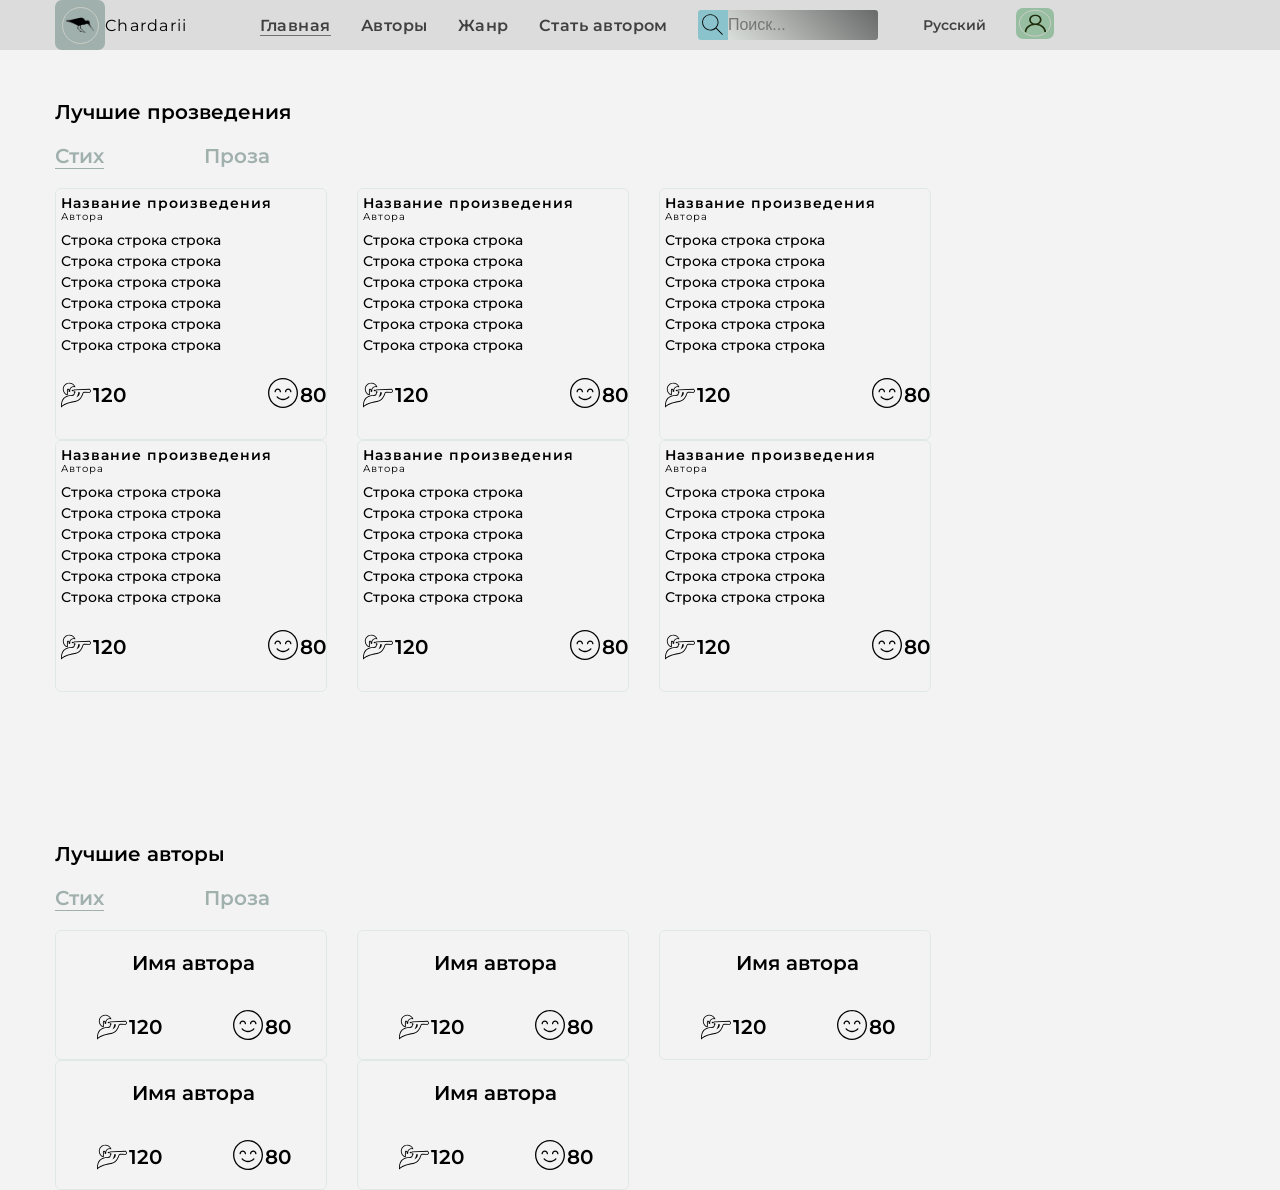
<file: index.html>
<!DOCTYPE html>
<html lang="en">

<head>
    <meta charset="UTF-8">
    <meta name="viewport" content="width=device-width, initial-scale=1.0">
    <title>Chardarii</title>
    <link rel="preconnect" href="https://fonts.gstatic.com">
    <link href="https://fonts.googleapis.com/css2?family=Montserrat:wght@300;400&family=Open+Sans&display=swap" rel="stylesheet">
    <!-- styles -->
    <link rel="stylesheet" href="css/index-css/main.css">
    <link rel="stylesheet" href="css/index-css/header.css">
    <link rel="stylesheet" href="css/index-css/content.css">
</head>

<body>
    <header id="header" class="header">
        <div class="header-container">
            <div class="nav">
                <a href="index.html" class="logo">
                    <div class="logo-sq">
                        <div class="logo-el">
                            <img src="img/bird.svg" alt="Chardarii" srcset="">
                        </div>
                    </div>
                    <p>Chardarii</p>
                </a>
                
                <ul class="menu">
                    <li><a href="#" class="current-menu-p">Главная</a></li>
                    <li><a href="#">Авторы</a></li>
                    <li><a href="#">Жанр</a></li>
                    <li><a href="#">Стать автором</a></li>
                </ul>
                <div class="search-box">
                    <a href="#" class="search-btn">
                        <img src="img/loupe.svg" alt="search" srcset="">
                    </a>
                    <input  type = "text" class="search-txt" placeholder="Поиск..." >
                </div>


                
                
                  <ul class="lang-menu">
                    <li><a href="#" class="submenu-link">Русский</a>
                      <ul class="submenu">
                        <li><a href="#">Английский</a></li>
                        <li><a href="#">Мокшень кяль</a></li>
                        <li><a href="#">Эрьзянь кяль</a></li>
                      </ul>
                    </li>
                  </ul>       
                
                <div class="user"><a href="#"><img src="img/user.svg" alt="" srcset=""></a></div>

            </div>
        </div>
    </header>

<div class="content">
    <div class="content-container">  
        <div class="best-compos">
            <p>Лучшие прозведения</p>
            <ul class="genre">
                <li><a class="current-genre" href="#">Стих</a></li>
                <li><a href="#">Проза</a></li>
            </ul>
            <div class ="compositions">
                    <div class="compos">
                        <div class="comp-title">  
                            <p class="comp-name">Название произведения</p>
                            <p class ="autor-name">Автора</p>
                        </div>
                        <div class="comp-body">
                            <p>Строка  строка строка</p>
                            <p>Строка  строка строка</p>
                            <p>Строка  строка строка</p>
                            <p>Строка  строка строка</p>
                            <p>Строка  строка строка</p>
                            <p>Строка  строка строка</p>
                
                        </div>
                        <div class="comp-footer">
                            <div class="looked">
                                <img src="img/look.svg" alt="" srcset="">
                                <p>120</p>
                            </div>
                            <div class="liked">
                                <a href="#"><img src="img/smile.svg" alt="" srcset=""></a>
                                <p>80</p>
                            </div>
                        </div>
                    </div>
                    <div class="compos">
                        <div class="comp-title">  
                            <p class="comp-name">Название произведения</p>
                            <p class ="autor-name">Автора</p>
                        </div>
                        <div class="comp-body">
                            <p>Строка  строка строка</p>
                            <p>Строка  строка строка</p>
                            <p>Строка  строка строка</p>
                            <p>Строка  строка строка</p>
                            <p>Строка  строка строка</p>
                            <p>Строка  строка строка</p>
                
                        </div>
                        <div class="comp-footer">
                            <div class="looked">
                                <img src="img/look.svg" alt="" srcset="">
                                <p>120</p>
                            </div>
                            <div class="liked">
                                <a href="#"><img src="img/smile.svg" alt="" srcset=""></a>
                                <p>80</p>
                            </div>
                        </div>
                    </div>
                    <div class="compos">
                        <div class="comp-title">  
                            <p class="comp-name">Название произведения</p>
                            <p class ="autor-name">Автора</p>
                        </div>
                        <div class="comp-body">
                            <p>Строка  строка строка</p>
                            <p>Строка  строка строка</p>
                            <p>Строка  строка строка</p>
                            <p>Строка  строка строка</p>
                            <p>Строка  строка строка</p>
                            <p>Строка  строка строка</p>
                
                        </div>
                        <div class="comp-footer">
                            <div class="looked">
                                <img src="img/look.svg" alt="" srcset="">
                                <p>120</p>
                            </div>
                            <div class="liked">
                                <a href="#"><img src="img/smile.svg" alt="" srcset=""></a>
                                <p>80</p>
                            </div>
                        </div>
                    </div>
                    <div class="compos">
                        <div class="comp-title">  
                            <p class="comp-name">Название произведения</p>
                            <p class ="autor-name">Автора</p>
                        </div>
                        <div class="comp-body">
                            <p>Строка  строка строка</p>
                            <p>Строка  строка строка</p>
                            <p>Строка  строка строка</p>
                            <p>Строка  строка строка</p>
                            <p>Строка  строка строка</p>
                            <p>Строка  строка строка</p>
                
                        </div>
                        <div class="comp-footer">
                            <div class="looked">
                                <img src="img/look.svg" alt="" srcset="">
                                <p>120</p>
                            </div>
                            <div class="liked">
                                <a href="#"><img src="img/smile.svg" alt="" srcset=""></a>
                                <p>80</p>
                            </div>
                        </div>
                    </div>
                    <div class="compos">
                        <div class="comp-title">  
                            <p class="comp-name">Название произведения</p>
                            <p class ="autor-name">Автора</p>
                        </div>
                        <div class="comp-body">
                            <p>Строка  строка строка</p>
                            <p>Строка  строка строка</p>
                            <p>Строка  строка строка</p>
                            <p>Строка  строка строка</p>
                            <p>Строка  строка строка</p>
                            <p>Строка  строка строка</p>
                
                        </div>
                        <div class="comp-footer">
                            <div class="looked">
                                <img src="img/look.svg" alt="" srcset="">
                                <p>120</p>
                            </div>
                            <div class="liked">
                                <a href="#"><img src="img/smile.svg" alt="" srcset=""></a>
                                <p>80</p>
                            </div>
                        </div>
                    </div>
                    <div class="compos">
                        <div class="comp-title">  
                            <p class="comp-name">Название произведения</p>
                            <p class ="autor-name">Автора</p>
                        </div>
                        <div class="comp-body">
                            <p>Строка  строка строка</p>
                            <p>Строка  строка строка</p>
                            <p>Строка  строка строка</p>
                            <p>Строка  строка строка</p>
                            <p>Строка  строка строка</p>
                            <p>Строка  строка строка</p>
                
                        </div>
                        <div class="comp-footer">
                            <div class="looked">
                                <img src="img/look.svg" alt="" srcset="">
                                <p>120</p>
                            </div>
                            <div class="liked">
                                <a href="#"><img src="img/smile.svg" alt="" srcset=""></a>
                                <p>80</p>
                            </div>
                        </div>
                    </div>
        </div>
        
        <div class="best-autors">
            <p>Лучшие авторы</p>
            <ul class="genre">
                <li><a class ="current-genre" href="#">Стих</a></li>
                <li><a href="#">Проза</a></li>
            </ul>
            <div class ="autors">
                    <div class="autor"> 
                        <p class="autor-n">Имя автора</p>
                        <div class="autor-footer">
                            <div class="looked">
                                <img src="img/look.svg" alt="" srcset="">
                                <p>120</p>
                            </div>
                            <div class="liked">
                                <a href="#"><img src="img/smile.svg" alt="" srcset=""></a>
                                <p>80</p>
                            </div>
                        </div>
                    </div>
                    <div class="autor"> 
                        <p class="autor-n">Имя автора</p>
                        <div class="autor-footer">
                            <div class="looked">
                                <img src="img/look.svg" alt="" srcset="">
                                <p>120</p>
                            </div>
                            <div class="liked">
                                <a href="#"><img src="img/smile.svg" alt="" srcset=""></a>
                                <p>80</p>
                            </div>
                        </div>
                    </div>
                    <div class="autor"> 
                        <p class="autor-n">Имя автора</p>
                        <div class="autor-footer">
                            <div class="looked">
                                <img src="img/look.svg" alt="" srcset="">
                                <p>120</p>
                            </div>
                            <div class="liked">
                                <a href="#"><img src="img/smile.svg" alt="" srcset=""></a>
                                <p>80</p>
                            </div>
                        </div>
                    </div>
                    <div class="autor"> 
                        <p class="autor-n">Имя автора</p>
                        <div class="autor-footer">
                            <div class="looked">
                                <img src="img/look.svg" alt="" srcset="">
                                <p>120</p>
                            </div>
                            <div class="liked">
                                <a href="#"><img src="img/smile.svg" alt="" srcset=""></a>
                                <p>80</p>
                            </div>
                        </div>
                    </div>
                    <div class="autor"> 
                        <p class="autor-n">Имя автора</p>
                        <div class="autor-footer">
                            <div class="looked">
                                <img src="img/look.svg" alt="" srcset="">
                                <p>120</p>
                            </div>
                            <div class="liked">
                                <a href="#"><img src="img/smile.svg" alt="" srcset=""></a>
                                <p>80</p>
                            </div>
                        </div>
                    </div>

                    
        </div></div>
</div>



</div>


</body>

</html>
</file>
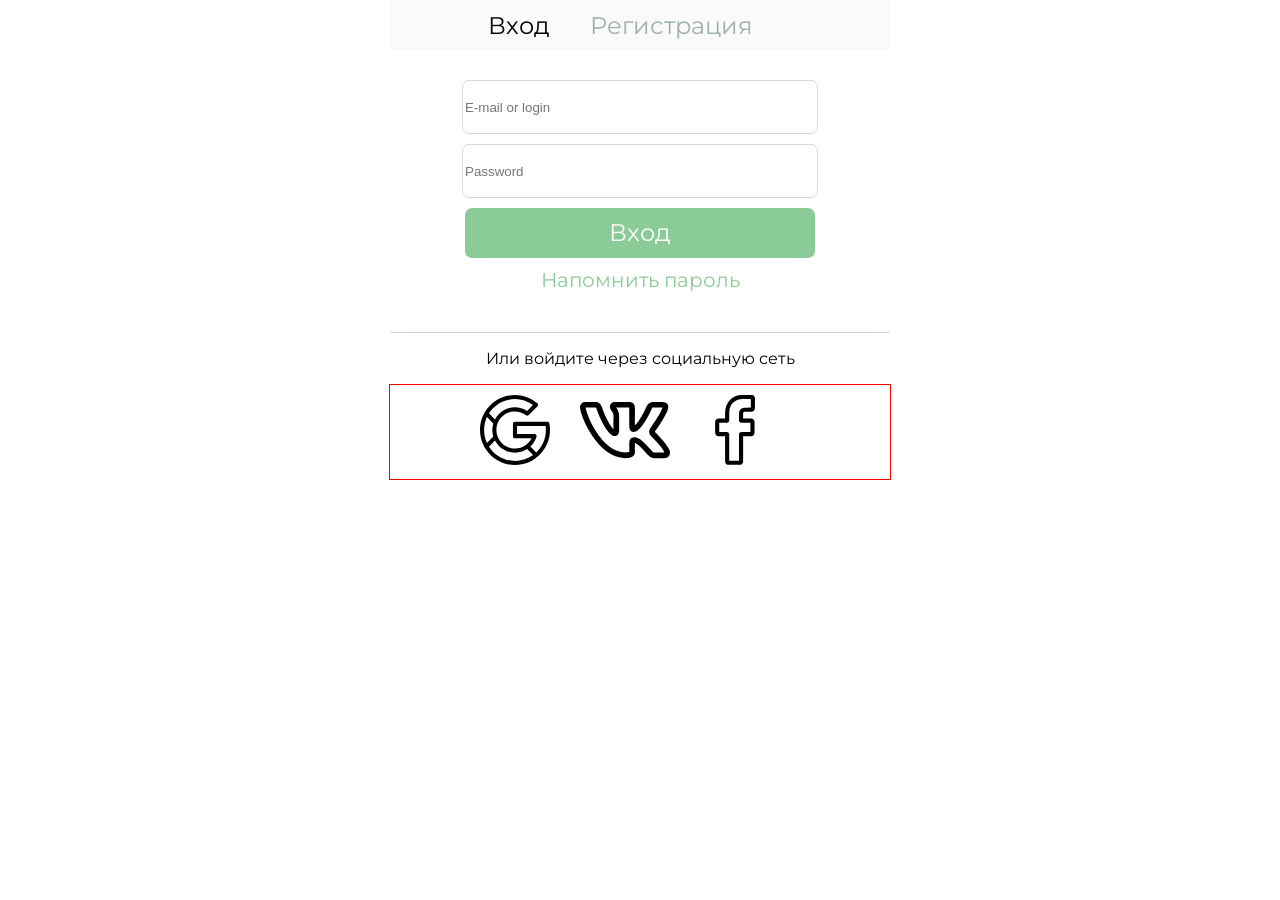
<file: enter.html>
<!DOCTYPE html>
<html lang="en">
<head>
    <meta charset="UTF-8">
    <meta name="viewport" content="width=device-width, initial-scale=1.0">
    <title>Document</title>
    <link rel="preconnect" href="https://fonts.gstatic.com">
    <link href="https://fonts.googleapis.com/css2?family=Montserrat:wght@300;400&family=Open+Sans&display=swap" rel="stylesheet">
    <link rel="stylesheet" href="css/enter.css">
</head>
<body>
    <header>
            <div class="mode">
                <a href="enter.html" class ="enter-mode"> Вход</a>
                <a href="reg.html" class = "reg-mode">Регистрация</a>
            </div>
    </header>

    <div class="content">
            <input type="text" placeholder="E-mail or login" id="">
            <input type="text" placeholder="Password" id="">
            <a href="#" class="btn-enter">Вход</a>
            <a href="#" class="btn-remind">Напомнить пароль</a>

    </div>
    <footer>
<p>Или войдите через социальную сеть</p>
<div class="links">
<a href="#">  <img src="img/google-logo.svg"> </a>
<a href="#"><img src="img/vk-logo.svg"></a>
<a href="#"><img src="img/facebook-logo.svg" alt="" srcset=""></a></div>
    </footer>
</body>
</html>
</file>
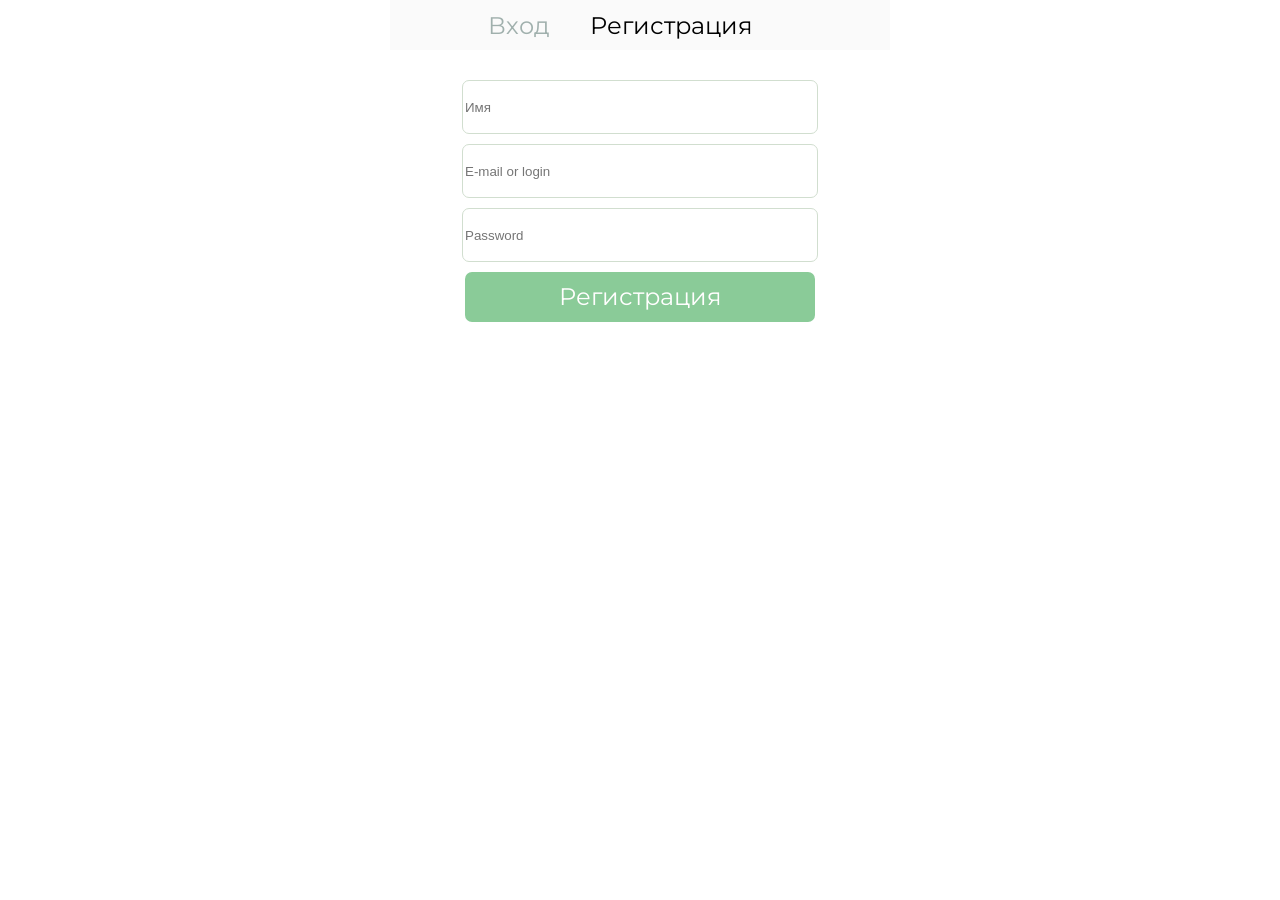
<file: reg.html>
<!DOCTYPE html>
<html lang="en">
<head>
    <meta charset="UTF-8">
    <meta name="viewport" content="width=device-width, initial-scale=1.0">
    <title>Reg</title>
    <link rel="preconnect" href="https://fonts.gstatic.com">
    <link href="https://fonts.googleapis.com/css2?family=Montserrat:wght@300;400&family=Open+Sans&display=swap" rel="stylesheet">
    <link rel="stylesheet" href="css/reg.css">
</head>
<body>
    <header>
        <div class="mode">
            <a href="enter.html" class ="enter-mode"> Вход</a>
            <a href="reg.html" class = "reg-mode">Регистрация</a>
        </div>
</header>
<div class="content">
        <input type="text" placeholder="Имя" id="">
        <input type="text" placeholder="E-mail or login" id="">
        <input type="text" placeholder="Password" id="">
        <a href="#" class="btn-reg">Регистрация</a>
</div>

</body>
</html>
</file>
<file: css/index-css/main.css>
/* по умолчанию*/
body {
    padding: 0;
    margin: 0;
    font-family: 'Montserrat';
    color: #000;
    font-size: 16px;
    background: #F3F3F3;
}

h1,
h2,
h3,
h4,
h5,
h6 {
    padding: 0;
    margin: 0;
    text-transform: uppercase;
}

ul,
li {
    display: block;
    margin: 0;
    padding: 0;
}
</file>
<file: css/index-css/header.css>
/*header*/

.header{
    background: #DCDCDC;
    position: fixed;
    z-index: 1000;
    width: 100%;
    top: 0;
}

.header-container{
    width: 1170px;
    margin: 0 auto; 
}

.nav{
    display: flex;
    align-items: center;

}

/* menu */
.menu{
    display: flex;
}

.menu li a{
    font-weight: 600;
    letter-spacing: 0.03em;
    text-decoration: none;
    color: #000;
    opacity: 70%;
    transition: 0.4s;

}
.menu li a:hover{
    opacity: 100%;
    transition: 0.4s;
    border-bottom:1px solid rgba(0, 0, 0, 0.7);
}
.current-menu-p{
    opacity: 100%;
    transition: 0.4s;
    border-bottom:1px solid rgba(0, 0, 0, 0.7);  
}
.menu li{
    margin-right: 30px;
}

.lang-menu a {
    display: block;
    text-decoration: none;
    outline: none;  
    transition: .3s ease-in-out;
  }
  
  .lang-menu > li {
    position: relative;
  }
  .lang-menu > li > a {
    font-size: 14px;
    font-weight: 600;
    color:rgba(0,0,0,0.7);
    padding: 15px 30px;
  }
  .lang-menu li a:hover {color: #000;}
  
  
  .submenu {
    background: #dcdcdcad;
    position: absolute;
    width: 180px;
    opacity: 0;
    transform: scaleY(0.5);
    transform-origin :0 0;
    transition: .5s ease-in-out;
  }
  .submenu a {
    color: rgba(0,0,0,0.7);
    text-align: left;
    padding: 12px 15px;
    font-size: 13px;
    border-bottom: 1px solid white;
  }
  .submenu li:last-child a {border-bottom: none;}
  .lang-menu > li:hover .submenu {
    opacity: 1;
    transform: scaleY(1);
  }
  
  /* logo */
.logo {
    display: flex;
    margin-right: 72px;
    align-items: center;
    font-weight: 400;
    line-height: 17px;
    letter-spacing: 0.08em;
    text-decoration: none;
    color:#000;
}

.logo-sq {
    width: 50px;
    height: 50px;
    border-radius: 7px;
    background: #A0B0AD;
    position: relative;
    transition: 0.4s;
}
.logo-sq:hover{
    background: #7c928e;
    transition: 0.4s;
}

.logo-el {
    position: absolute;
    top: 0;
    right: 0;
    bottom: 0;
    left: 0;
    margin: auto;
    overflow: auto;
    border: 1px solid #CACEC4;
    border-radius: 50%;
    width: 70%;
    height: 70%;
    background-color: rgba(0, 0, 0, 0.0);
}

.logo img{
position: absolute;
top: 0;
    right: 0;
    bottom: 0;
    left: 0;
    margin: auto;
    overflow: auto;
    width: 80%;
    height: 80%;

}
/* search */
.search-box{
    display: flex;
    align-items: center;
    height: 30px;
    /* width: 120px; */
   
}

/* search btn */
.search-btn{
display: block;
height: 100%;
width: 30px;
position: relative;
background: #8AC3CB;
border-radius: 3px 0 0 3px;
}

.search-btn:hover{
background: #8acb98;
transition: 0.4s;   
}
.search-btn:active{
background: #6db47c;
transition: 0.4s; 
}

.search-btn img{
display: block;
position: absolute;
top: 0;
right: 0;
bottom: 0;
left: 0;
margin: auto;
overflow: auto;
width: 75%;
height: 75%;
}
/* search txt */
.search-txt{
padding: 0;
border-radius: 0 3px 3px 0;
transition: 0.4s;
border: none;
background: linear-gradient(45deg, #dbdfdb, #686969);
width: 150px;
height: 100%;
text-decoration: none;
font-size: 16px;
color: rgba(0, 0, 0, 0.30);
margin-right: 15px;
}

.search-txt:focus{
background: linear-gradient(45deg, #e8e9e8, #c5c4c4);
color: rgba(0, 0, 0, 1);
width: 200px;
transition:0.4s;

}
</file>
<file: css/index-css/content.css>
.content{
    margin-top: 100px;
    /* border: 1px solid red; */
    font-weight: 600;
    font-size: 20px;
}
.content-container{
    width: 1170px;
    margin: 0 auto; 
}
.genre {
    display: flex;
    align-items: center;
}
.genre  a{
    margin-right:100px;
    text-decoration: none;
    color: #A0B0AD;
    transition: 0.4s;
}
.genre a:hover{
    color: #3D665F;
    transition: 0.4s;
    border-bottom:1px solid #3D665F;
}
.current-genre {
    border-bottom:1px solid #A0B0AD;
}
/*compositions*/
.compositions{
    margin-top: 20px;
    display: flex;
    flex-wrap: wrap;
    align-content: space-around;
}
.compos{
    padding-left: 5px;
    border-radius: 6px;
    border: 1px solid #c3d9ce67;
    width: 265px;
    height: 250px;
    transition: 0.4s;
    margin-right: 30px;
}
.compos:hover{
    border: 1px solid #7e8380d7;
    transition: 0.4s;
    box-shadow: 0 0 10px #7e8380d7;
}



.comp-title{
    line-height: 0%;
    letter-spacing: 0.05em;
}
.comp-name{
    font-size: 14px;

}
.autor-name{
    font-size: 10px;
    font-weight: 400;
}
.comp-body{
    margin-top: 20px;
    font-weight: 500;
    font-size: 14px;
    line-height: 0.5em;
}
.comp-footer{
    display: flex;
    align-items: center;
    justify-content: space-between;
}

.looked{
    display: flex;
    align-items: center;
    /* margin-right: 100px; */
}

.looked img{
    height: 30px;
    margin-right: 2px;
}
.liked{
    display: flex;
    align-items: center;
}

.liked img{
    height: 30px;
    margin-right: 2px;
    color: black;
    transition: 0.4s;
}

.liked img:hover{
    mask: #f8feff;
    transition: 0.4s;
}

/* autors */
.best-autors{
    margin-top: 150px;
}

.autors{
    margin-top: 20px;
    display: flex;
    flex-wrap: wrap;
}
.autor{
    padding-left: 5px;
    border-radius: 6px;
    border: 1px solid #c3d9ce67;
    width: 265px;
    transition: 0.4s;
    margin-right: 30px; 
}

.autor:hover{
    border: 1px solid #7e8380d7;
    transition: 0.4s;
    box-shadow: 0 0 10px #7e8380d7;
}


.autor>p{
    text-align: center;
}

.autor-footer{
    display: flex;
    align-items: center; 
    justify-content: space-around;
}
</file>
<file: css/enter.css>
body{
    padding: 0;
    margin: 0 auto;
    top: 0;
    left: 0;
    bottom: 0;
    right: 0;
    font-family: 'Montserrat';
    font-size: 16px;
    color: #000;
    width: 500px;
    height: 400px;
    border-radius: 7px;
    /* border: 1px solid red; */
}

/* mode */
.mode{
    font-size: 24px;
    display: flex;
    align-items: center;
    justify-content: center;
    height: 50px;
    background: #FAFAFA;
    /* justify-content: space-between; */
}

.mode a{
    text-decoration: none;
    margin-right: 40px;
    transition: 0.4s;
}

.enter-mode{
    color:#000;
    margin-right: 40px;
}
.reg-mode{
    color: #A0B0AD;
}
.mode a:hover{
    color: #000;
    transition: 0.4s;
}

/* content */
.content{
    right: 0;
    bottom: 0;
    left: 0;
    padding: 0;
    margin: 30px auto 0 auto;
    font-size: 20px;
    display: flex;
    flex-direction: column;
    align-items: center;
}

.content input{
    width: 350px;
    height: 50px;
    border: 1px solid #D1DECF;
    border-radius: 7px;
    margin-bottom: 10px;
}
.content a{
 text-decoration: none;
}
.btn-enter{
    color:#FFFEFE;
    background: #8acb98;
    transition: 0.4s;
    width: 350px;
    height: 50px;
    line-height: 50px;
    text-align: center;
    border-radius: 7px;
    font-size: 24px;
}
.btn-enter:hover{
    background: #6db47c;
    transition: 0.4s;
}

.btn-remind{
    margin-top: 10px;
    transition: 0.4s;
    color: #8acb98;
}
.btn-remind:hover{
    color:#6db47c;
    transition: 0.4s;
}
/* footer */

footer{
    border-top: 1px solid #D1DECF;
    margin-top: 40px;
    display: flex;
    flex-direction: column;
    justify-content: center;
    align-items: center;
}

.links{
    width: 100%;
    border:  1px solid red;
    display: flex;
    justify-content: center;
    /* align-content: space-around; */
    align-items: center;
}
.links a{
    margin-right: 30px;
}

.links img:hover{
    stroke: red;
}

.google-logo:hover{
    fill: red;
    stroke: red;
}
</file>
<file: css/reg.css>
body{
    padding: 0;
    margin: 0 auto;
    top: 0;
    left: 0;
    bottom: 0;
    right: 0;
    font-family: 'Montserrat';
    font-size: 16px;
    color: #000;
    width: 500px;
    height: 400px;
    border-radius: 7px;
    /* border: 1px solid red; */
}

/* mode */
.mode{
    font-size: 24px;
    display: flex;
    align-items: center;
    justify-content: center;
    height: 50px;
    background: #FAFAFA;
    /* justify-content: space-between; */
}

.mode a{
    text-decoration: none;
    margin-right: 40px;
    transition: 0.4s;
}

.enter-mode{
    color:#A0B0AD;
    margin-right: 40px;
}
.reg-mode{
    color: #000;
}
.mode a:hover{
    color: #000;
    transition: 0.4s;
}

/* content */
.content{
    right: 0;
    bottom: 0;
    left: 0;
    padding: 0;
    margin: 30px auto 0 auto;
    font-size: 20px;
    display: flex;
    flex-direction: column;
    align-items: center;
}

.content input{
    width: 350px;
    height: 50px;
    border: 1px solid #D1DECF;
    border-radius: 7px;
    margin-bottom: 10px;
}


.btn-reg{
    text-decoration: none;
    color:#FFFEFE;
    background: #8acb98;
    transition: 0.4s;
    width: 350px;
    height: 50px;
    line-height: 50px;
    text-align: center;
    border-radius: 7px;
    font-size: 24px;
}
.btn-reg:hover{
    background: #6db47c;
    transition: 0.4s;
}
</file>
